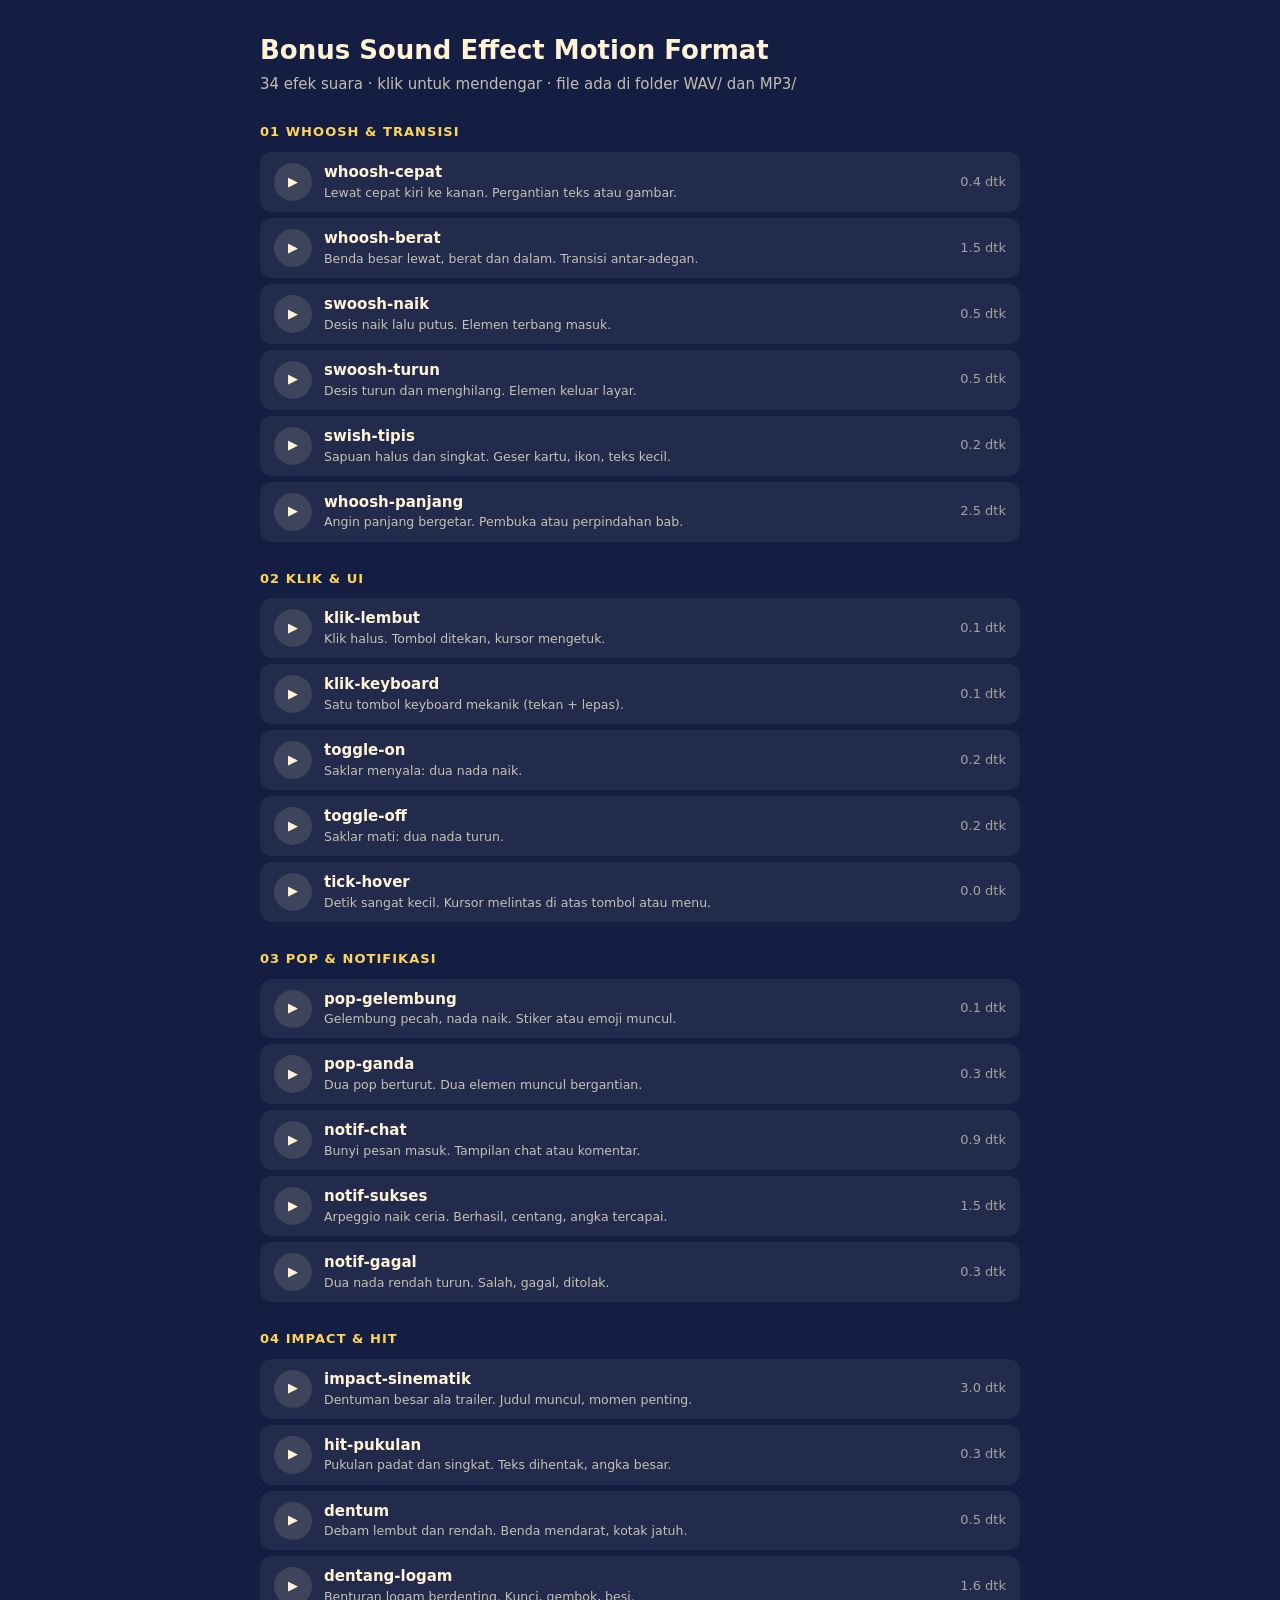
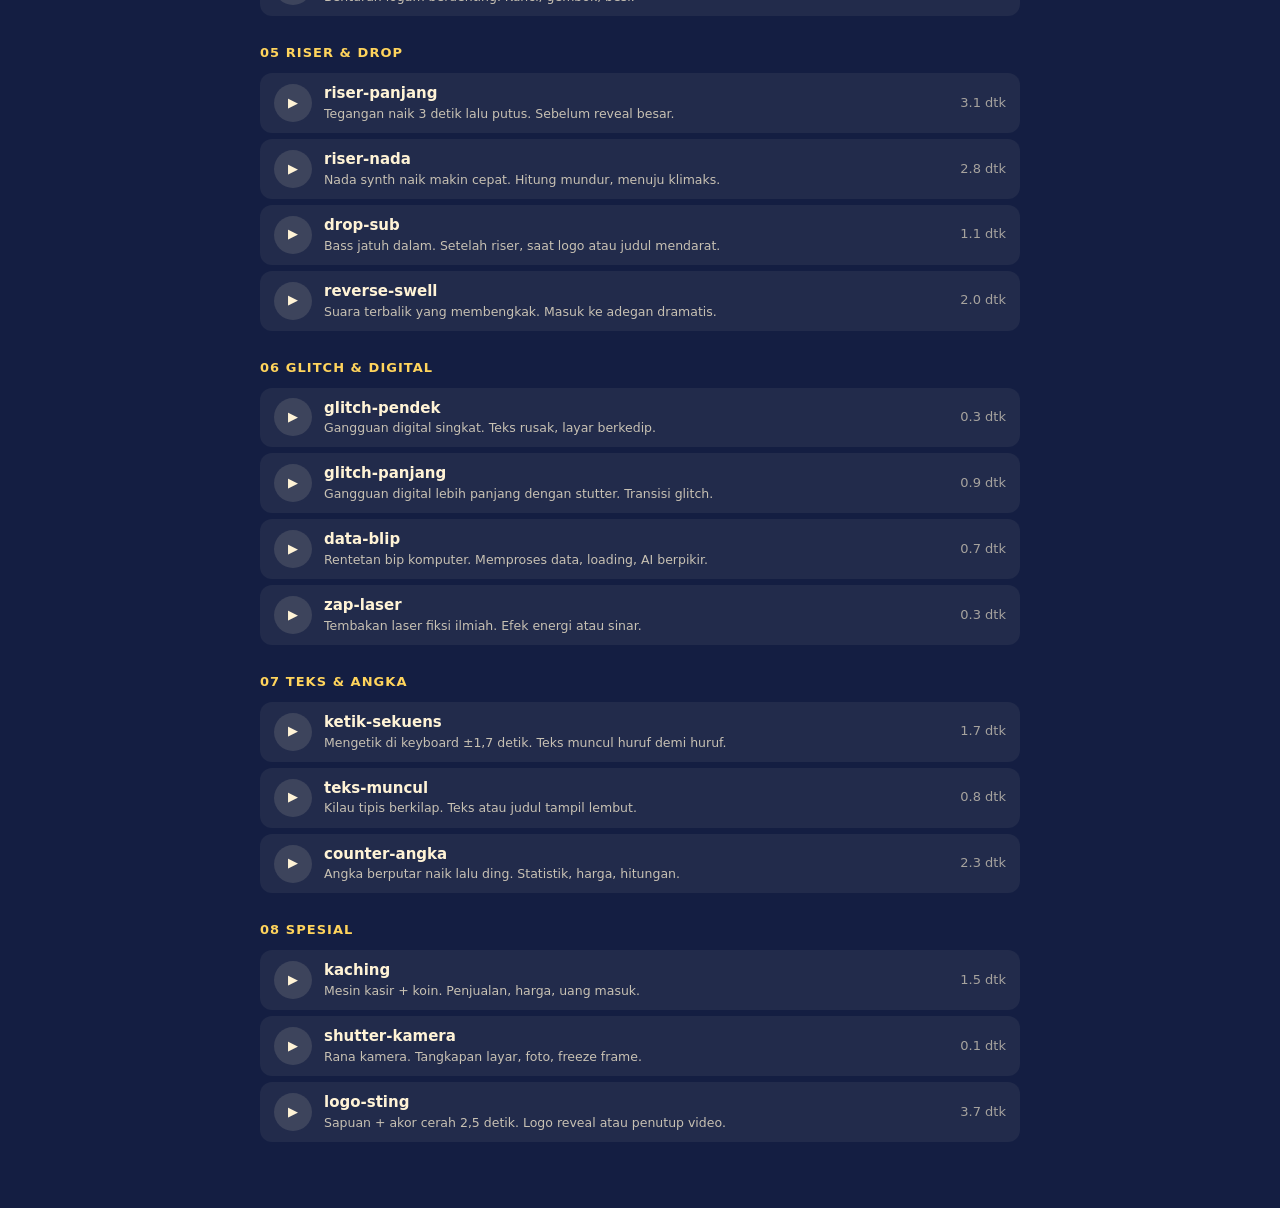
<file: .claude/skills/motion-format/assets/sfx/daftar.html>
<!doctype html><html lang="id"><meta charset="utf-8"><meta name="viewport" content="width=device-width,initial-scale=1">
<title>Bonus Sound Effect Motion Format</title><style>
body{margin:0;background:#141E42;color:#FFF3D6;font:15px/1.45 system-ui,-apple-system,sans-serif;padding:32px 16px 60px}
main{max-width:760px;margin:auto}h1{font-size:26px;margin:0 0 4px}p{opacity:.75;margin:0 0 24px}
h2{font-size:13px;letter-spacing:.08em;text-transform:uppercase;color:#FFD45C;margin:28px 0 10px}
button{all:unset;box-sizing:border-box;display:grid;grid-template-columns:38px 1fr auto;gap:12px;align-items:center;width:100%;padding:10px 14px;margin:0 0 6px;border-radius:12px;background:rgba(255,243,214,.06);cursor:pointer}
button:hover{background:rgba(255,243,214,.12)}button.on{background:#FFD45C;color:#141E42}
button b{display:grid;place-items:center;width:38px;height:38px;border-radius:50%;background:rgba(255,243,214,.12);font-size:13px}
button span{display:grid}small{opacity:.75}em{font-style:normal;opacity:.6;font-size:13px}
</style><main><h1>Bonus Sound Effect Motion Format</h1><p>34 efek suara · klik untuk mendengar · file ada di folder WAV/ dan MP3/</p><h2>01 Whoosh & Transisi</h2><button data-src="MP3/01%20Whoosh%20%26%20Transisi/whoosh-cepat.mp3"><b>▶</b><span><strong>whoosh-cepat</strong><small>Lewat cepat kiri ke kanan. Pergantian teks atau gambar.</small></span><em>0.4 dtk</em></button><button data-src="MP3/01%20Whoosh%20%26%20Transisi/whoosh-berat.mp3"><b>▶</b><span><strong>whoosh-berat</strong><small>Benda besar lewat, berat dan dalam. Transisi antar-adegan.</small></span><em>1.5 dtk</em></button><button data-src="MP3/01%20Whoosh%20%26%20Transisi/swoosh-naik.mp3"><b>▶</b><span><strong>swoosh-naik</strong><small>Desis naik lalu putus. Elemen terbang masuk.</small></span><em>0.5 dtk</em></button><button data-src="MP3/01%20Whoosh%20%26%20Transisi/swoosh-turun.mp3"><b>▶</b><span><strong>swoosh-turun</strong><small>Desis turun dan menghilang. Elemen keluar layar.</small></span><em>0.5 dtk</em></button><button data-src="MP3/01%20Whoosh%20%26%20Transisi/swish-tipis.mp3"><b>▶</b><span><strong>swish-tipis</strong><small>Sapuan halus dan singkat. Geser kartu, ikon, teks kecil.</small></span><em>0.2 dtk</em></button><button data-src="MP3/01%20Whoosh%20%26%20Transisi/whoosh-panjang.mp3"><b>▶</b><span><strong>whoosh-panjang</strong><small>Angin panjang bergetar. Pembuka atau perpindahan bab.</small></span><em>2.5 dtk</em></button><h2>02 Klik & UI</h2><button data-src="MP3/02%20Klik%20%26%20UI/klik-lembut.mp3"><b>▶</b><span><strong>klik-lembut</strong><small>Klik halus. Tombol ditekan, kursor mengetuk.</small></span><em>0.1 dtk</em></button><button data-src="MP3/02%20Klik%20%26%20UI/klik-keyboard.mp3"><b>▶</b><span><strong>klik-keyboard</strong><small>Satu tombol keyboard mekanik (tekan + lepas).</small></span><em>0.1 dtk</em></button><button data-src="MP3/02%20Klik%20%26%20UI/toggle-on.mp3"><b>▶</b><span><strong>toggle-on</strong><small>Saklar menyala: dua nada naik.</small></span><em>0.2 dtk</em></button><button data-src="MP3/02%20Klik%20%26%20UI/toggle-off.mp3"><b>▶</b><span><strong>toggle-off</strong><small>Saklar mati: dua nada turun.</small></span><em>0.2 dtk</em></button><button data-src="MP3/02%20Klik%20%26%20UI/tick-hover.mp3"><b>▶</b><span><strong>tick-hover</strong><small>Detik sangat kecil. Kursor melintas di atas tombol atau menu.</small></span><em>0.0 dtk</em></button><h2>03 Pop & Notifikasi</h2><button data-src="MP3/03%20Pop%20%26%20Notifikasi/pop-gelembung.mp3"><b>▶</b><span><strong>pop-gelembung</strong><small>Gelembung pecah, nada naik. Stiker atau emoji muncul.</small></span><em>0.1 dtk</em></button><button data-src="MP3/03%20Pop%20%26%20Notifikasi/pop-ganda.mp3"><b>▶</b><span><strong>pop-ganda</strong><small>Dua pop berturut. Dua elemen muncul bergantian.</small></span><em>0.3 dtk</em></button><button data-src="MP3/03%20Pop%20%26%20Notifikasi/notif-chat.mp3"><b>▶</b><span><strong>notif-chat</strong><small>Bunyi pesan masuk. Tampilan chat atau komentar.</small></span><em>0.9 dtk</em></button><button data-src="MP3/03%20Pop%20%26%20Notifikasi/notif-sukses.mp3"><b>▶</b><span><strong>notif-sukses</strong><small>Arpeggio naik ceria. Berhasil, centang, angka tercapai.</small></span><em>1.5 dtk</em></button><button data-src="MP3/03%20Pop%20%26%20Notifikasi/notif-gagal.mp3"><b>▶</b><span><strong>notif-gagal</strong><small>Dua nada rendah turun. Salah, gagal, ditolak.</small></span><em>0.3 dtk</em></button><h2>04 Impact & Hit</h2><button data-src="MP3/04%20Impact%20%26%20Hit/impact-sinematik.mp3"><b>▶</b><span><strong>impact-sinematik</strong><small>Dentuman besar ala trailer. Judul muncul, momen penting.</small></span><em>3.0 dtk</em></button><button data-src="MP3/04%20Impact%20%26%20Hit/hit-pukulan.mp3"><b>▶</b><span><strong>hit-pukulan</strong><small>Pukulan padat dan singkat. Teks dihentak, angka besar.</small></span><em>0.3 dtk</em></button><button data-src="MP3/04%20Impact%20%26%20Hit/dentum.mp3"><b>▶</b><span><strong>dentum</strong><small>Debam lembut dan rendah. Benda mendarat, kotak jatuh.</small></span><em>0.5 dtk</em></button><button data-src="MP3/04%20Impact%20%26%20Hit/dentang-logam.mp3"><b>▶</b><span><strong>dentang-logam</strong><small>Benturan logam berdenting. Kunci, gembok, besi.</small></span><em>1.6 dtk</em></button><h2>05 Riser & Drop</h2><button data-src="MP3/05%20Riser%20%26%20Drop/riser-panjang.mp3"><b>▶</b><span><strong>riser-panjang</strong><small>Tegangan naik 3 detik lalu putus. Sebelum reveal besar.</small></span><em>3.1 dtk</em></button><button data-src="MP3/05%20Riser%20%26%20Drop/riser-nada.mp3"><b>▶</b><span><strong>riser-nada</strong><small>Nada synth naik makin cepat. Hitung mundur, menuju klimaks.</small></span><em>2.8 dtk</em></button><button data-src="MP3/05%20Riser%20%26%20Drop/drop-sub.mp3"><b>▶</b><span><strong>drop-sub</strong><small>Bass jatuh dalam. Setelah riser, saat logo atau judul mendarat.</small></span><em>1.1 dtk</em></button><button data-src="MP3/05%20Riser%20%26%20Drop/reverse-swell.mp3"><b>▶</b><span><strong>reverse-swell</strong><small>Suara terbalik yang membengkak. Masuk ke adegan dramatis.</small></span><em>2.0 dtk</em></button><h2>06 Glitch & Digital</h2><button data-src="MP3/06%20Glitch%20%26%20Digital/glitch-pendek.mp3"><b>▶</b><span><strong>glitch-pendek</strong><small>Gangguan digital singkat. Teks rusak, layar berkedip.</small></span><em>0.3 dtk</em></button><button data-src="MP3/06%20Glitch%20%26%20Digital/glitch-panjang.mp3"><b>▶</b><span><strong>glitch-panjang</strong><small>Gangguan digital lebih panjang dengan stutter. Transisi glitch.</small></span><em>0.9 dtk</em></button><button data-src="MP3/06%20Glitch%20%26%20Digital/data-blip.mp3"><b>▶</b><span><strong>data-blip</strong><small>Rentetan bip komputer. Memproses data, loading, AI berpikir.</small></span><em>0.7 dtk</em></button><button data-src="MP3/06%20Glitch%20%26%20Digital/zap-laser.mp3"><b>▶</b><span><strong>zap-laser</strong><small>Tembakan laser fiksi ilmiah. Efek energi atau sinar.</small></span><em>0.3 dtk</em></button><h2>07 Teks & Angka</h2><button data-src="MP3/07%20Teks%20%26%20Angka/ketik-sekuens.mp3"><b>▶</b><span><strong>ketik-sekuens</strong><small>Mengetik di keyboard ±1,7 detik. Teks muncul huruf demi huruf.</small></span><em>1.7 dtk</em></button><button data-src="MP3/07%20Teks%20%26%20Angka/teks-muncul.mp3"><b>▶</b><span><strong>teks-muncul</strong><small>Kilau tipis berkilap. Teks atau judul tampil lembut.</small></span><em>0.8 dtk</em></button><button data-src="MP3/07%20Teks%20%26%20Angka/counter-angka.mp3"><b>▶</b><span><strong>counter-angka</strong><small>Angka berputar naik lalu ding. Statistik, harga, hitungan.</small></span><em>2.3 dtk</em></button><h2>08 Spesial</h2><button data-src="MP3/08%20Spesial/kaching.mp3"><b>▶</b><span><strong>kaching</strong><small>Mesin kasir + koin. Penjualan, harga, uang masuk.</small></span><em>1.5 dtk</em></button><button data-src="MP3/08%20Spesial/shutter-kamera.mp3"><b>▶</b><span><strong>shutter-kamera</strong><small>Rana kamera. Tangkapan layar, foto, freeze frame.</small></span><em>0.1 dtk</em></button><button data-src="MP3/08%20Spesial/logo-sting.mp3"><b>▶</b><span><strong>logo-sting</strong><small>Sapuan + akor cerah 2,5 detik. Logo reveal atau penutup video.</small></span><em>3.7 dtk</em></button></main>
<script>let a=new Audio(),on=null;document.querySelectorAll('button').forEach(b=>b.onclick=()=>{if(on)on.classList.remove('on');a.pause();a=new Audio(b.dataset.src);a.play();on=b;b.classList.add('on');a.onended=()=>b.classList.remove('on')})</script></html>
</file>
